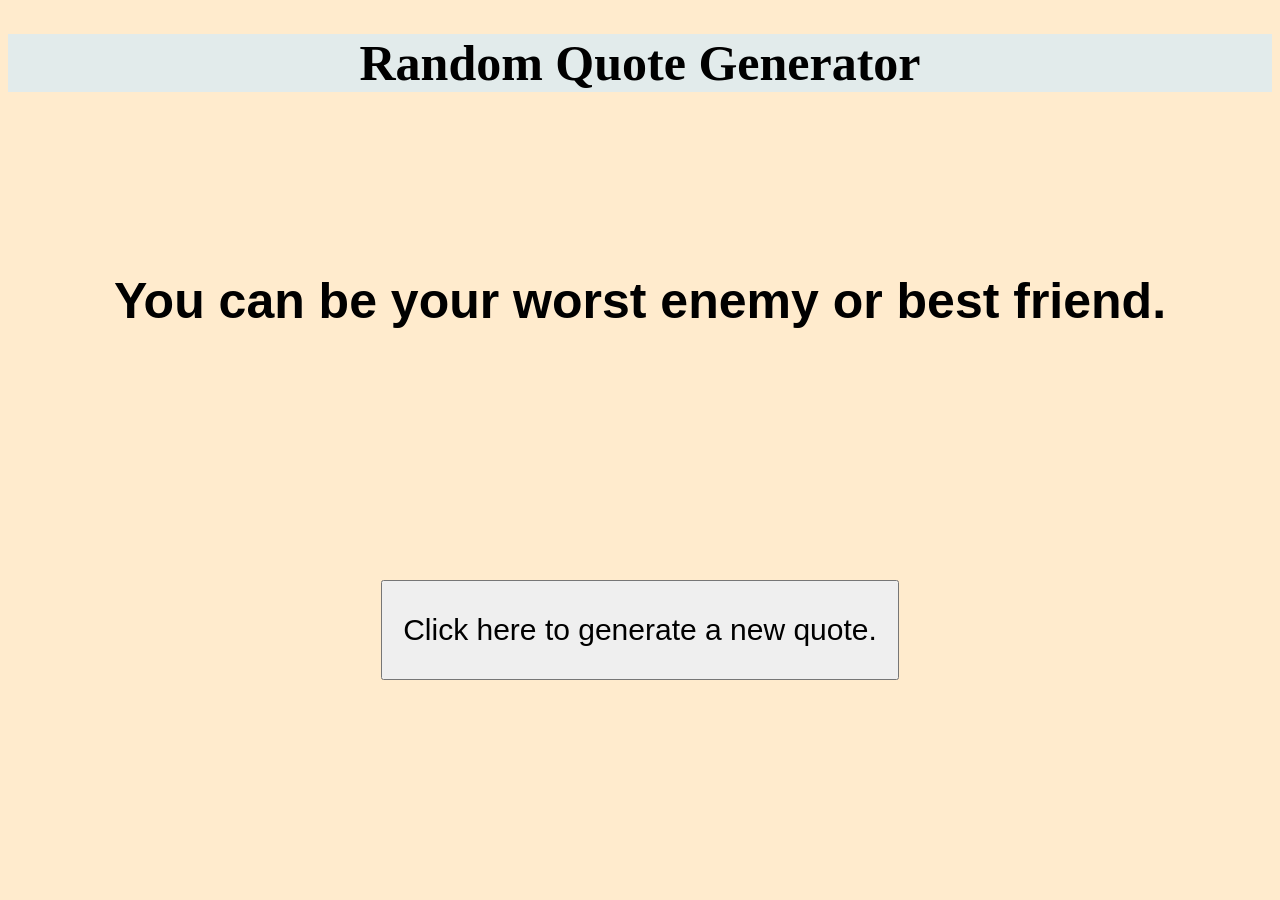
<file: project_1/index.html>
<!DOCTYPE html>
<html lang="en">
<head>
    <meta charset="UTF-8">
    <meta name="viewport" content="width=device-width, initial-scale=1.0">
    <link rel="preconnect" href="https://fonts.googleapis.com">
    <link rel="preconnect" href="https://fonts.gstatic.com" crossorigin>
    <link href="https://fonts.googleapis.com/css2?family=Playwrite+DK+Uloopet+Guides&family=Yuyu&display=swap" rel="stylesheet">
    <title>Quote Generator</title>
</head>
<body style="background-color: blanchedalmond; color:black">
    <div style="text-align: center;">
        <h1 style="background-color: rgb(226, 235, 235); font-size: 50px;">Random Quote Generator</h1>
        <p id="quote" style="font-family: Yuyu,sans-serif; font-weight: 550 ;margin-top: 180px; font-size: 50px;">You can be your worst enemy or best friend.</p>
        <button id="generate" style="height: 100px; padding: 20px; font-size: 30px; margin: 200px;">Click here to generate a new quote.</button>
    </div>
    <script src="./project_1.js"></script>
</body>
</html>
</file>
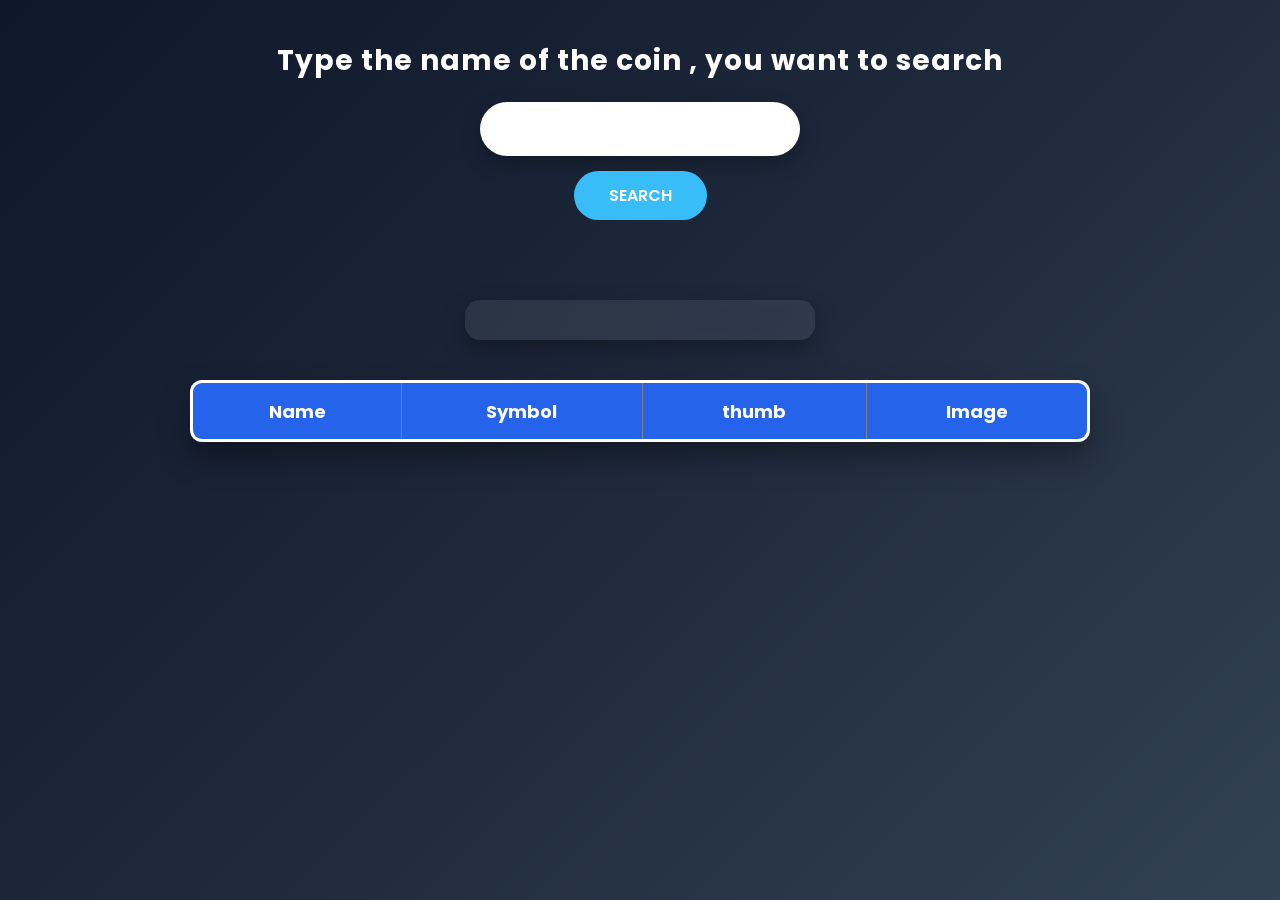
<file: project_10/index.html>
<!DOCTYPE html>
<html lang="en">
<head>
    <meta charset="UTF-8">
    <meta name="viewport" content="width=device-width, initial-scale=1.0">
    <title>CRYPTO  MARKET INFO</title>
    <link rel="stylesheet" href="style.css">
</head>
<body>
    <h3>Type the name of the coin , you want to search</h3>
    <input type="text" id="searchbox" name="searchbox" >
    <button id="search">SEARCH</button><br><br>
    <ol id="orderLst">

    </ol>
    <script src="./script.js">

    </script>
</body>
</html>
</file>
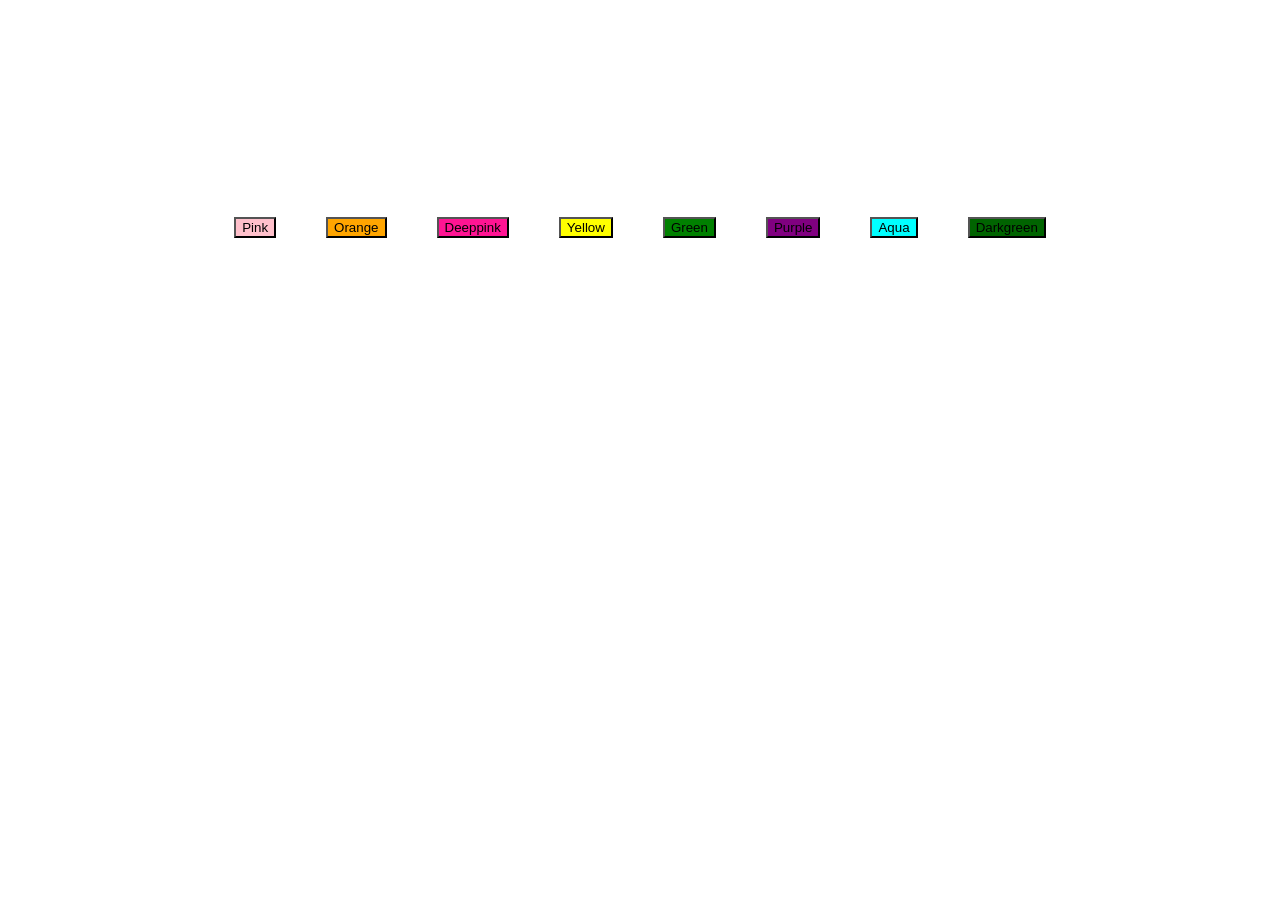
<file: project_2/index.html>
<!DOCTYPE html>
<html lang="en">
<head>
    <meta charset="UTF-8">
    <meta name="viewport" content="width=device-width, initial-scale=1.0">
    <title>Change bacckgroundColor</title>
</head>
<body id="main">
    <div id="root" style="text-align: center; margin: 50px; font-size: 200px;" >
        <button id="pink" style="background-color: pink;">Pink</button>
        <button id="orange" style="background-color: orange;">Orange</button>
        <button id="deeppink" style="background-color:deeppink;">Deeppink</button>
        <button id="yellow" style="background-color: yellow;">Yellow</button>
        <button id="green" style="background-color: green;">Green</button>
        <button id="purple" style="background-color: purple;">Purple</button>
        <button id="aqua" style="background-color: aqua;">Aqua</button>
        <button id="darkgreen" style="background-color:darkgreen;">Darkgreen</button>
        
    </div>
    <script src="./project_2.js"></script>
</body>
</html>
</file>
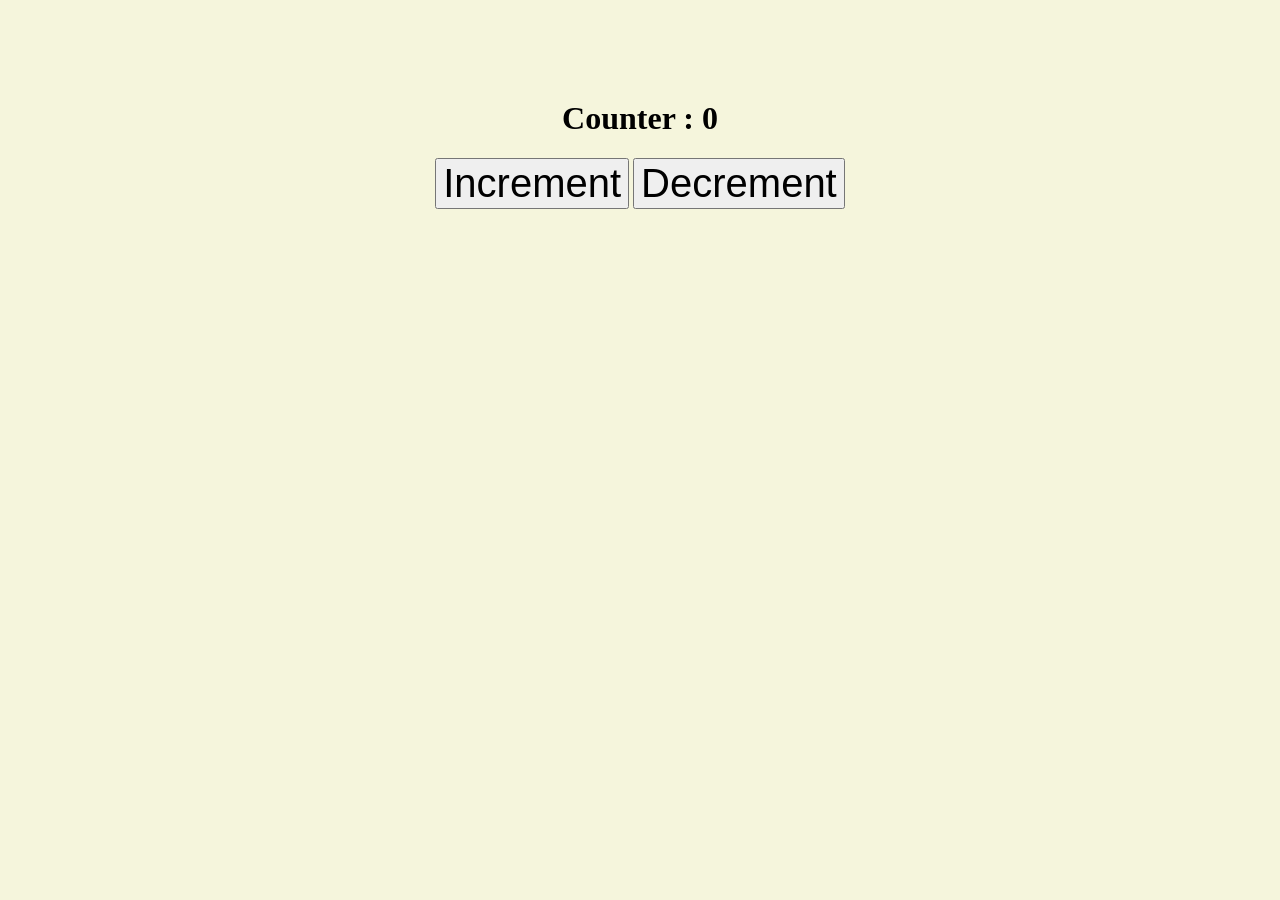
<file: project_3/index.html>
<!DOCTYPE html>
<html lang="en">
<head>
    <meta charset="UTF-8">
    <meta name="viewport" content="width=device-width, initial-scale=1.0">
    <title>Counter</title>
</head>
<body style="background-color: beige; text-align: center; margin: 100px">
    <h1 id="elem1">Counter :  0</h1>
    <button id="bt1" style="font-size: 40px;">Increment</button>
    <button id="bt2" style="font-size: 40px;">Decrement</button>

    <script src="./project_3.js"></script>
</body>
</html>
</file>
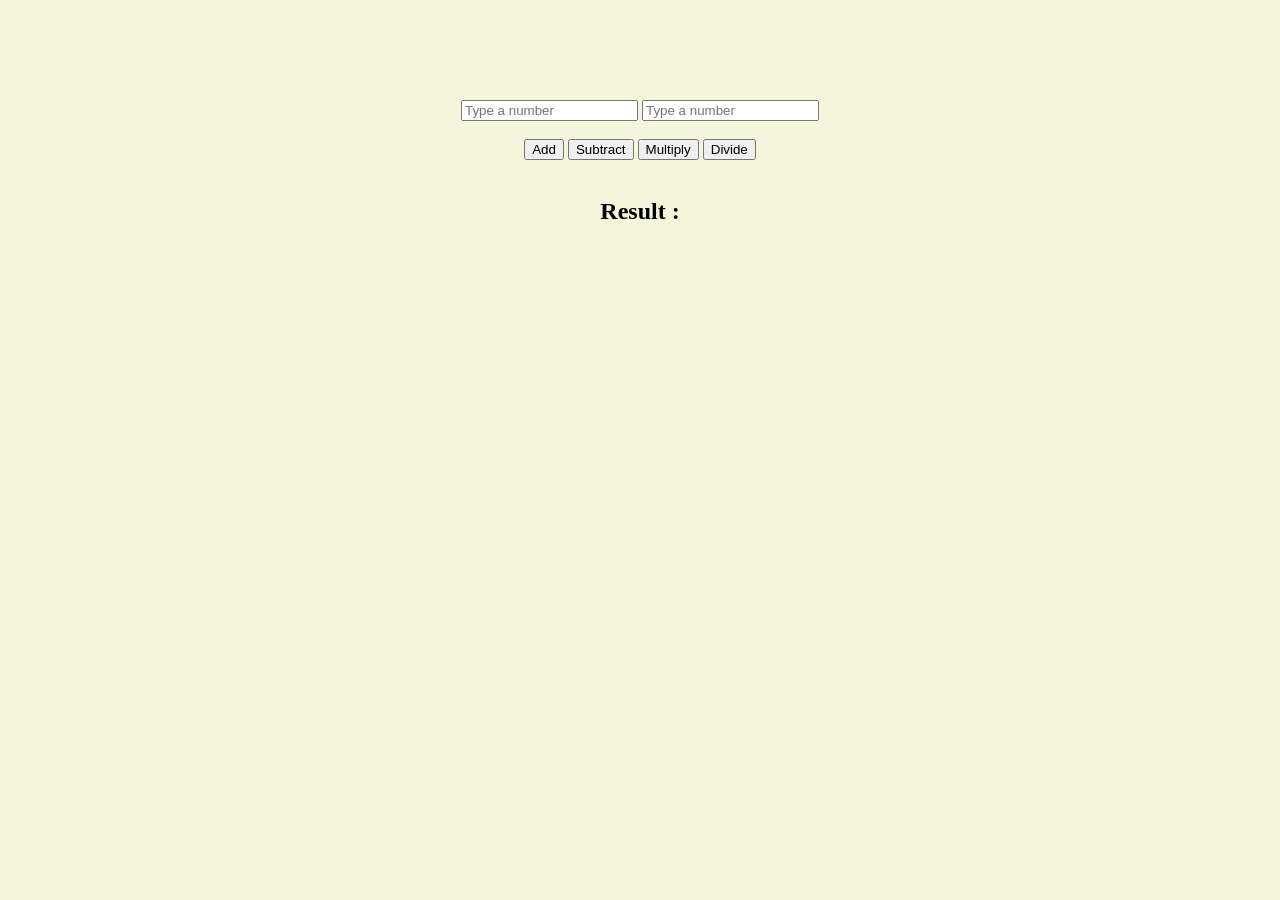
<file: project_4/index.html>
<!DOCTYPE html>
<html lang="en">
<head>
    <meta charset="UTF-8">
    <meta name="viewport" content="width=device-width, initial-scale=1.0">
    <title>Calculator</title>
</head>
<body style="background-color: beige; text-align: center; margin: 100px">
    <form id="form">
        <input id="one" type="number" placeholder="Type a number" required>
        <input id="two" type="number" placeholder="Type a number" required><br><br>
        <button id="add" type="submit">Add</button>
        <button id="sub" type="submit">Subtract</button>
        <button id="mul" type="submit">Multiply</button>
        <button id="div" type="submit">Divide</button><br><br>
        <h2 id="ans">Result : </h2>
    </form>
    <script src="./project_4.js"></script>
</body>
</html>
</file>
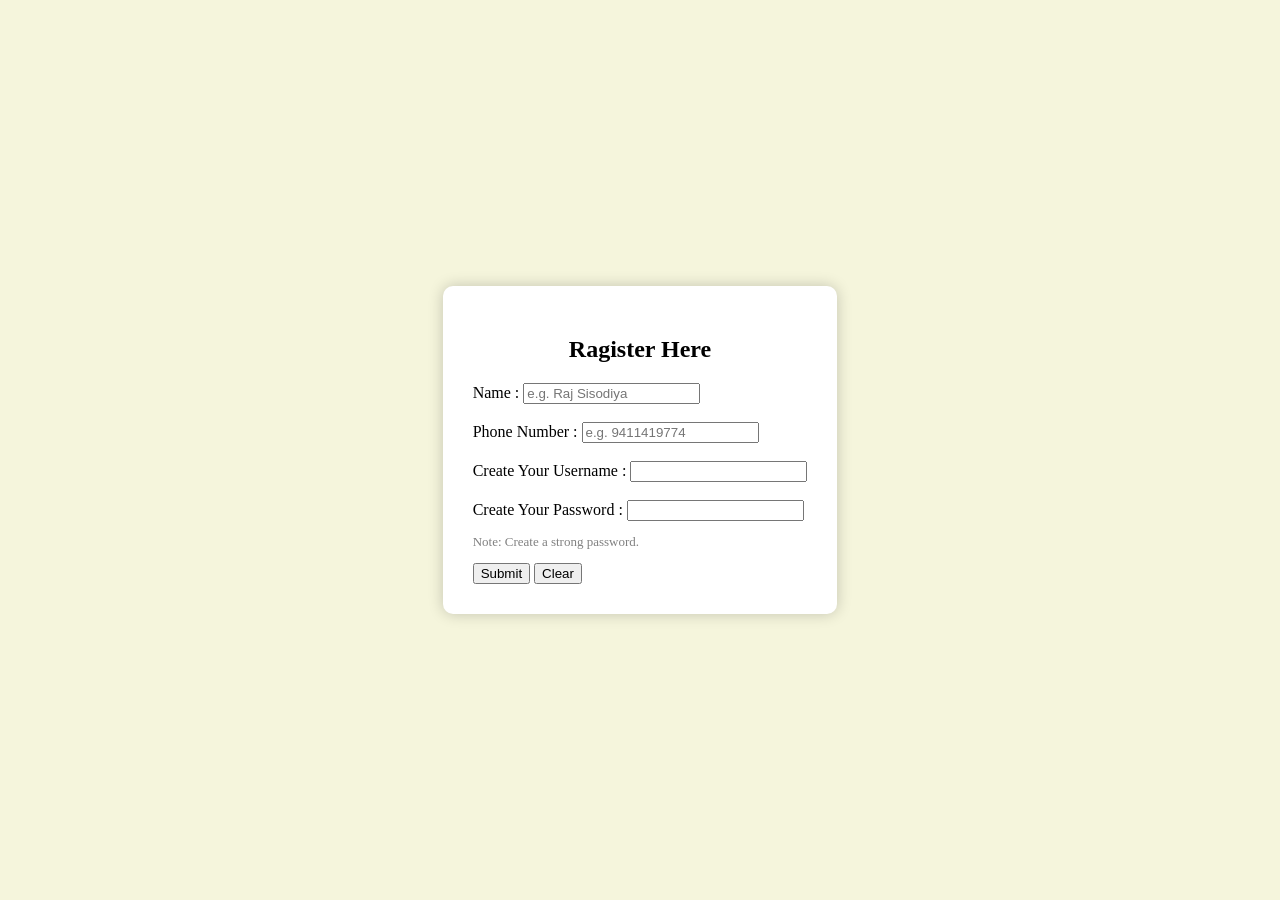
<file: project_5/index.html>
<!DOCTYPE html>
<html lang="en">
<head>
    <meta charset="UTF-8">
    <meta name="viewport" content="width=device-width, initial-scale=1.0">
    <title>Password strength checker</title>
</head>
<body style="margin: 0;height: 100vh;display: flex;justify-content: center;align-items: center;background-color: beige;">
        <form id="form" style="background: white;padding: 30px;border-radius: 10px;box-shadow: 0 0 15px rgba(0,0,0,0.2);text-align:left;">
            <h2 style="text-align: center;">Ragister Here</h2>
            <label for="name">Name :  </label>
            <input type="text" id="name" name="name" placeholder="e.g. Raj Sisodiya">
            <br><br>
            <label for="phone">Phone Number :</label>
            <input type="tel" id="phone" name="phone" placeholder="e.g. 9411419774"><br><br>
            <label for="usrname">Create Your Username :</label>
            <input type="text" id="usrname" name="usrname" ><br><br>
            <label for="password">Create Your Password :</label>
            <input type="password" id="password" name="password">
            <p id="note" style="font-weight: 10; color:gray ; font-size:small;">Note: Create a strong password.</p>
            <button id="submit" type="submit">Submit</button>
            <button type="reset">Clear</button>
            
        </form>
        <script src="./project_5.js"></script>
</body>
</html>
</file>
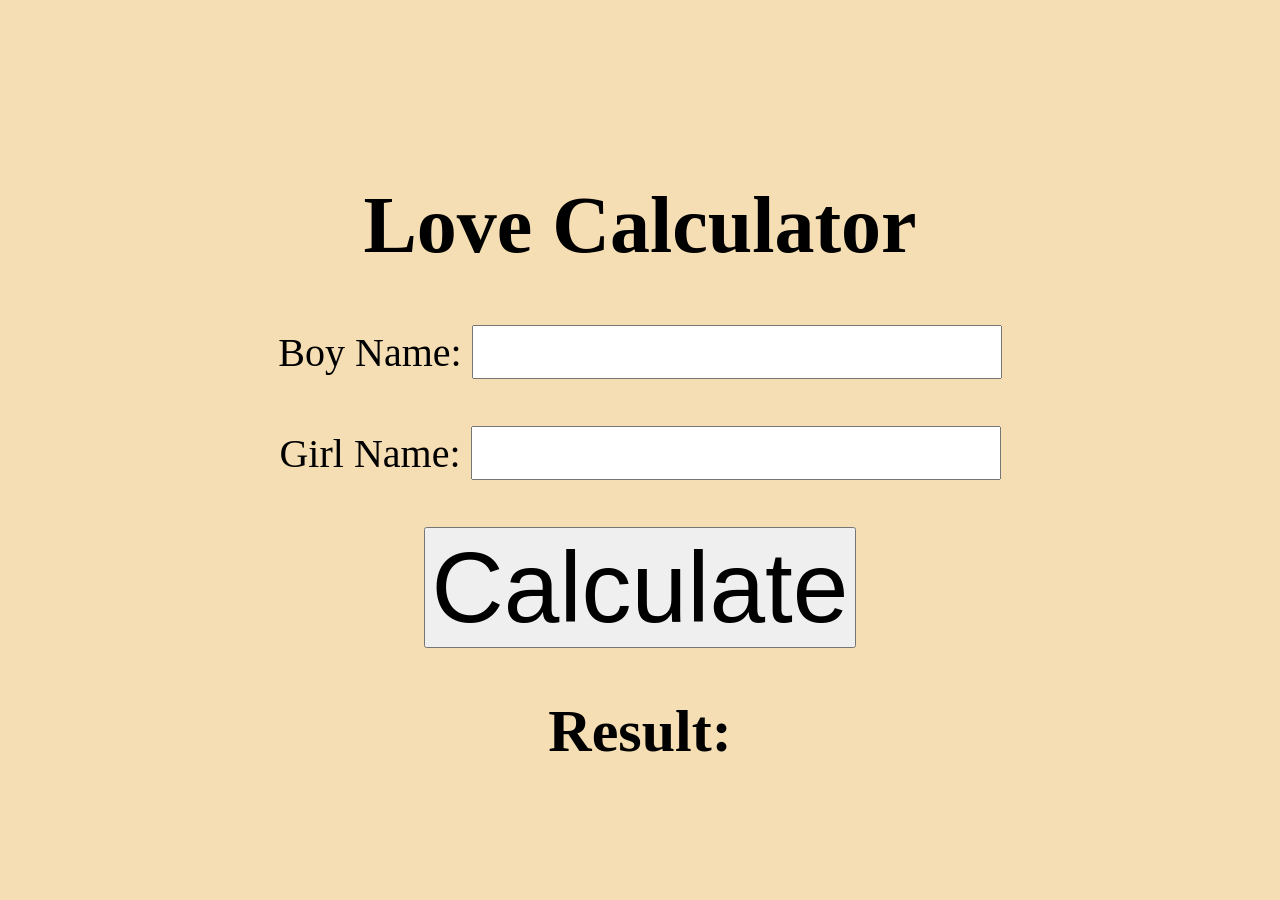
<file: project_6/index.html>
<!DOCTYPE html>
<html lang="en">
<head>
    <meta charset="UTF-8">
    <meta name="viewport" content="width=device-width, initial-scale=1.0">
    <title>Love Calculator</title>
</head>
<body style="background-color: wheat;">
    <div style="text-align: center; margin-top: 20vh; font-size: 40px;">
        <h1> Love Calculator</h1>
        <label for="boy">Boy Name: </label>
        <input id="boy" type="text" name="boy" style="height: 30px; padding: 10px; font-size: 40px;">
        <br><br>
        <label for="girl">Girl Name: </label>
        <input id="girl" type="text" name="girl" style="height: 30px; padding: 10px; font-size: 40px;">
        <br><br>
        <div >
             <button id="calc" style="font-size: 100px;">Calculate</button>
        </div>
        <h2 id="h2">Result: </h2>
    </div>
    <script>
        const button= document.getElementById('calc');
        const boy= document.getElementById('boy');
        const girl= document.getElementById('girl');
        const r= document.getElementById('h2')
        button.addEventListener('click',()=>{
            let v1= boy.value.length;
            let v2= girl.value.length;
            let result= (v1/v2)*100;
            r.textContent= `Result: ${result}%`;
        })

    </script>
</body>
</html>
</file>
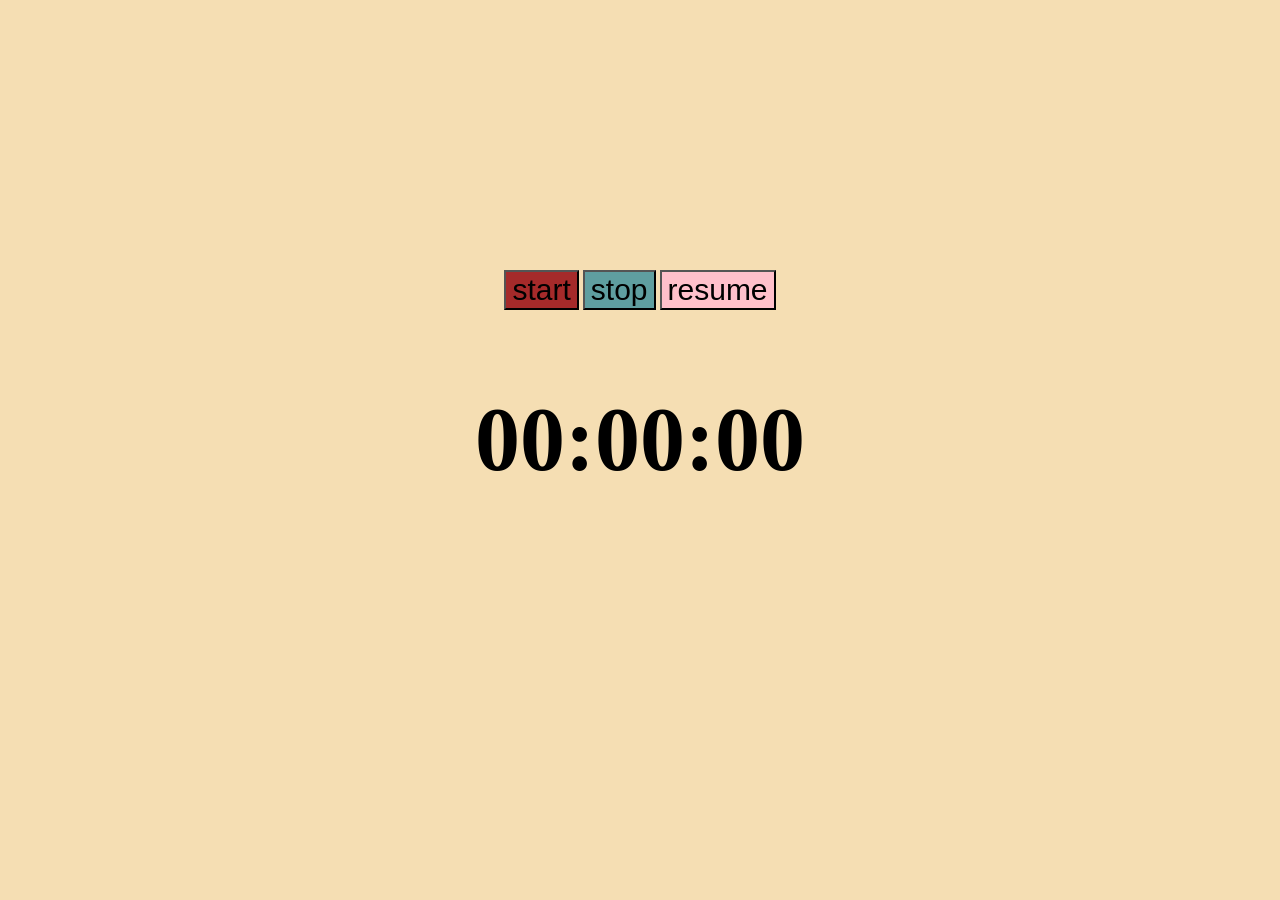
<file: project_7/index.html>
<!DOCTYPE html>
<html lang="en">
<head>
    <meta charset="UTF-8">
    <meta name="viewport" content="width=device-width, initial-scale=1.0">
    <title>stop watch</title>
</head>
<body style="background-color: wheat; text-align: center; margin: 30vh;">
    <button id="start" style="font-size: 30px; background-color: brown;">start</button>
    <button id="stop"  style="font-size: 30px; background-color: cadetblue;">stop</button>
    <button id="resume"  style="font-size: 30px; background-color: pink;">resume</button>
    <br>
    <br>
    <h1 id="time" style="font-size: 90px;">00:00:00</h1>
    <script>
        const start= document.getElementById('start');
        const stop= document.getElementById('stop');
        const resume= document.getElementById('resume');
        const time= document.getElementById('time');

        function calc(clicktime){
            let currenttime= Date.now();
            let t= (currenttime-clicktime)
            let hr= Math.floor((t)/(60*60*1000));
            let rt= t%(60*60*1000)
            let min= Math.floor(rt/(60*1000));
            rt%=(60*1000)
            let sec= Math.floor(rt/(1000));
            rt%=(1000)
            return [hr,min,sec];
        }

        let interval;
        let elapsedtime;
        let startclicktime

        //adding eventListener to start,stop,resume

        start.addEventListener('click',()=>{
            startclicktime=Date.now();
            interval= setInterval(()=>{
                const [hr,min,sec]=calc(startclicktime);
                time.textContent=`${hr}:${min}:${sec}`
                return time.textContent
            },1000)
        })  

        stop.addEventListener('click',()=>{
            elapsedtime= Date.now()-startclicktime;
            clearInterval(interval);
        })

        resume.addEventListener('click',()=>{
            let resumeclicktime= Date.now()
            startclicktime=resumeclicktime - elapsedtime
            interval= setInterval(()=>{
                const [hr,min,sec]=calc(startclicktime);
                time.textContent=`${hr}:${min}:${sec}`
                return time.textContent
            },1000)
            
        })
    </script>
</body>
</html>
</file>
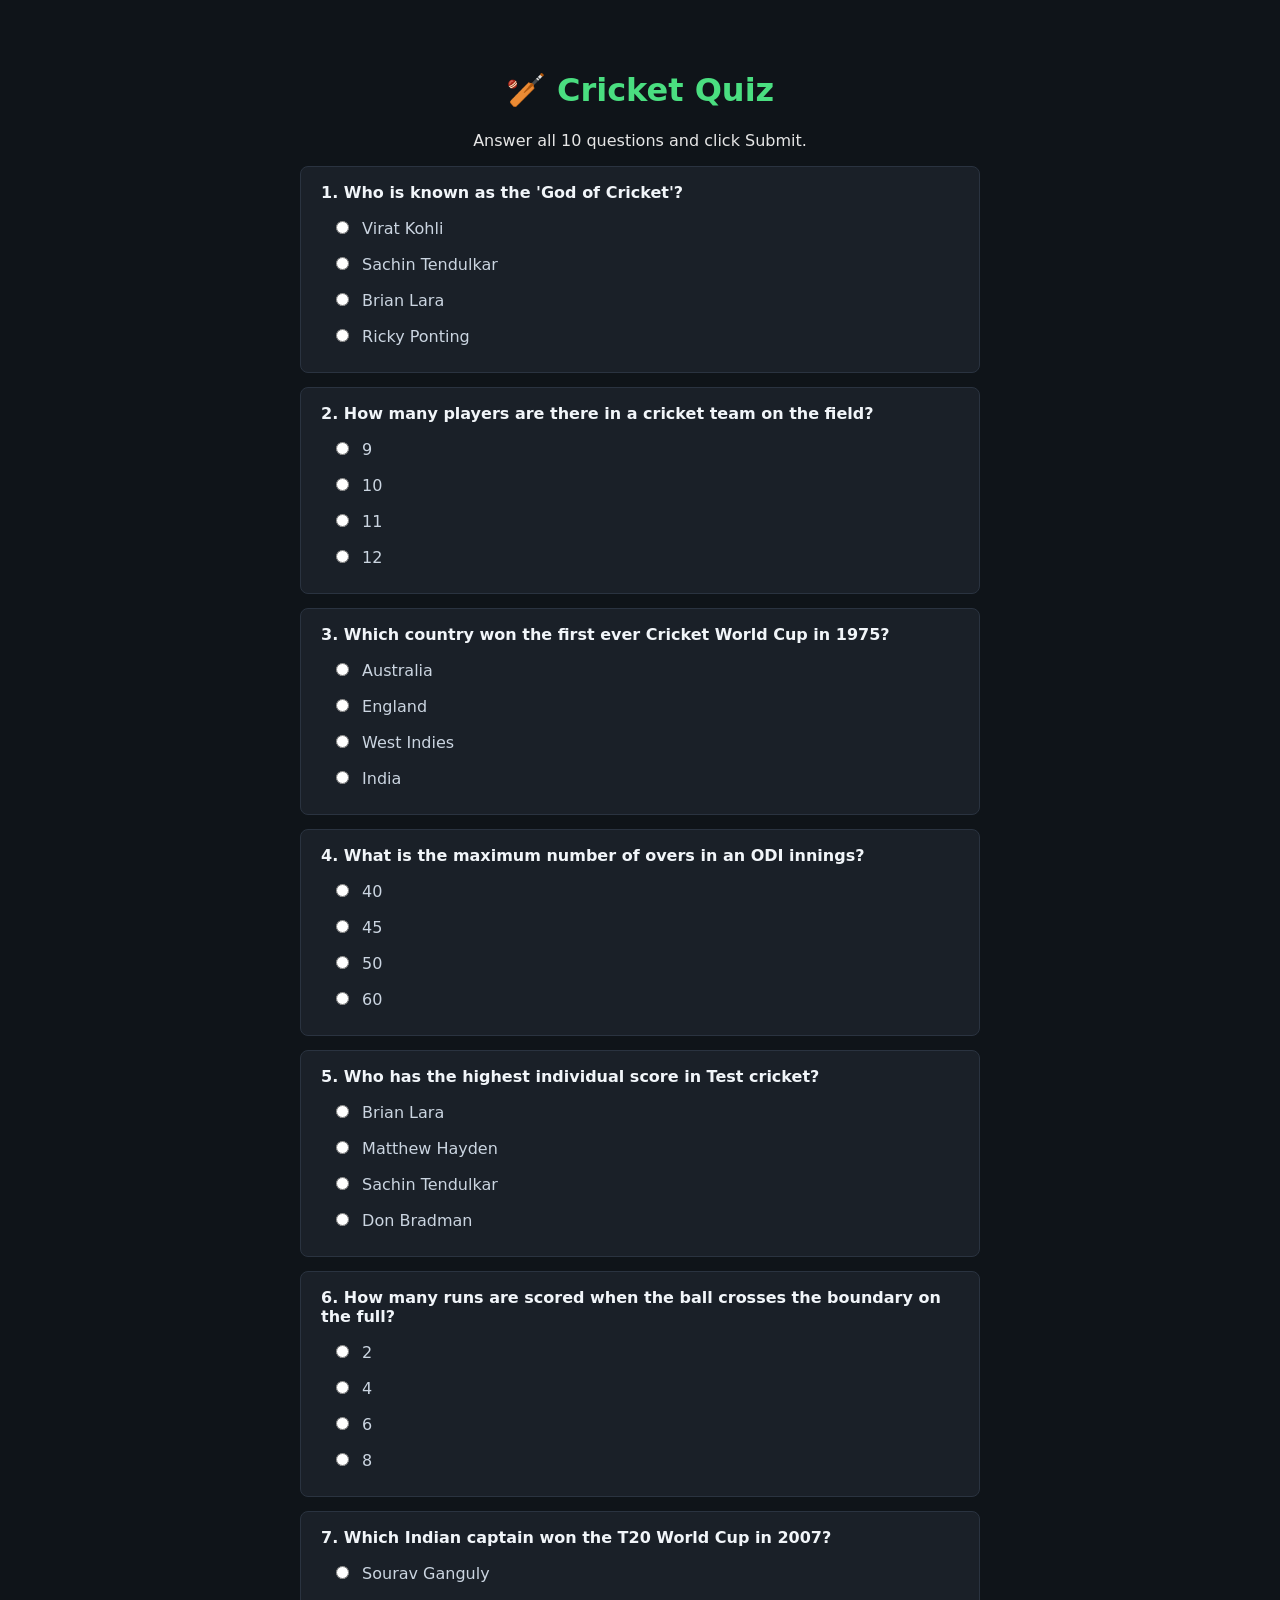
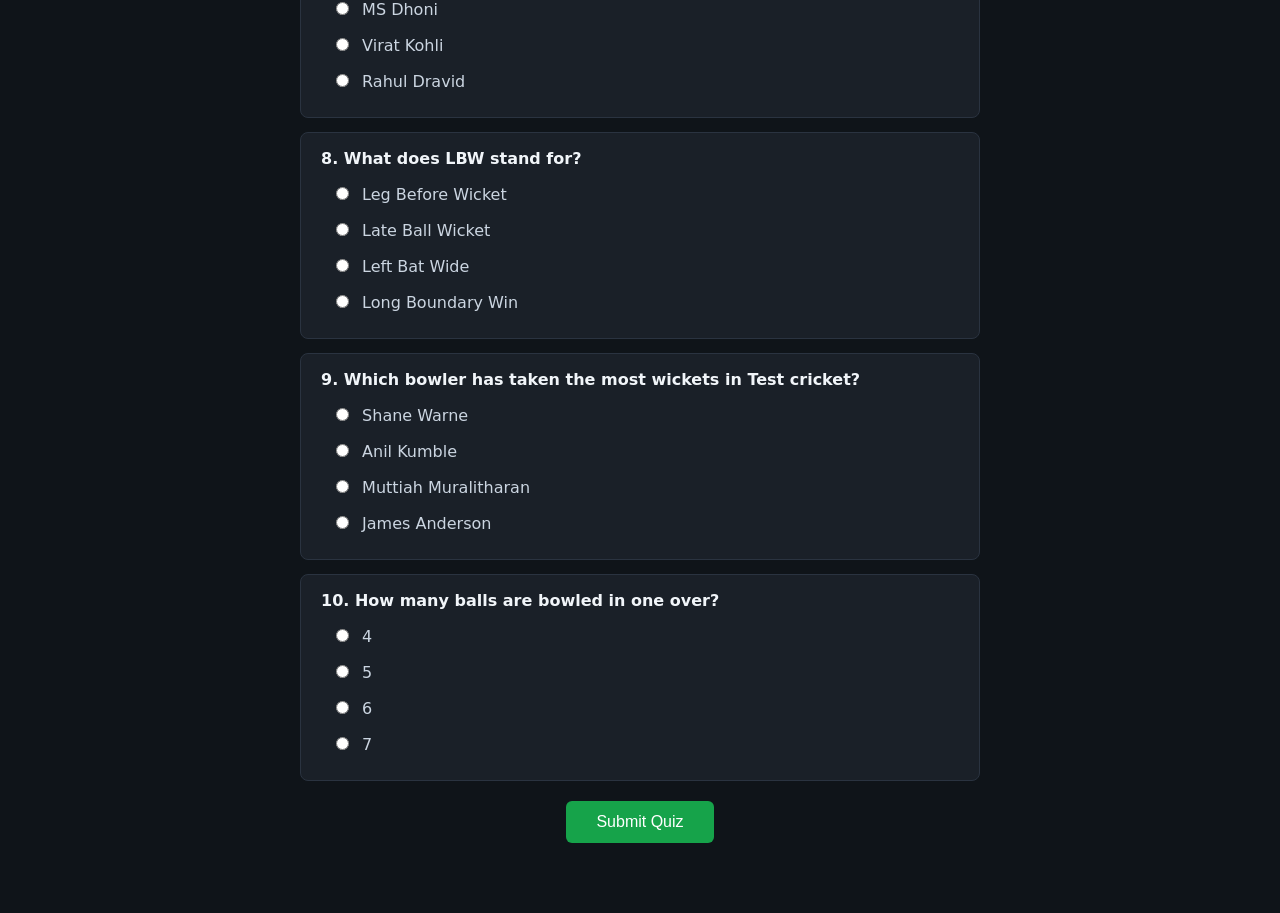
<file: project_8/index.html>
<!DOCTYPE html>
<html lang="en">
<head>
  <meta charset="UTF-8" />
  <title>Cricket Quiz</title>
  <style>
    * { box-sizing: border-box; }
    body {
      font-family: system-ui, sans-serif;
      max-width: 720px;
      margin: 30px auto;
      padding: 20px;
      background: #0f1419;
      color: #e6e6e6;
    }
    h1 { text-align: center; color: #4ade80; }
    .question {
      background: #1a2028;
      border: 1px solid #2a3340;
      border-radius: 8px;
      padding: 16px 20px;
      margin-bottom: 14px;
    }
    .question p { font-weight: 600; margin: 0 0 10px; color: #f1f5f9; }
    .options label {
      display: block;
      padding: 6px 10px;
      margin: 4px 0;
      border-radius: 6px;
      cursor: pointer;
      color: #cbd5e1;
    }
    .options label:hover { background: #243042; }
    .options input { margin-right: 8px; }

    button {
      display: block;
      margin: 20px auto;
      padding: 12px 30px;
      font-size: 16px;
      background: #16a34a;
      color: #fff;
      border: none;
      border-radius: 6px;
      cursor: pointer;
    }
    button:hover { background: #15803d; }

    .correct { background: #14532d !important; color: #d4f5dd !important; }
    .wrong   { background: #7f1d1d !important; color: #fbd6d6 !important; }
    .missed  { background: #713f12 !important; color: #fde68a !important; }

    #result {
      text-align: center;
      font-size: 20px;
      font-weight: 700;
      margin-top: 20px;
      padding: 15px;
      border-radius: 8px;
      display: none;
      color: #f1f5f9;
    }
  </style>
</head>
<body>

  <h1>🏏 Cricket Quiz</h1>
  <p style="text-align:center;">Answer all 10 questions and click Submit.</p>

  <form id="quizForm">

    <div class="question">
      <p>1. Who is known as the 'God of Cricket'?</p>
      <div class="options">
        <label><input type="radio" name="q1" value="Virat Kohli"> Virat Kohli</label>
        <label><input type="radio" name="q1" value="Sachin Tendulkar"> Sachin Tendulkar</label>
        <label><input type="radio" name="q1" value="Brian Lara"> Brian Lara</label>
        <label><input type="radio" name="q1" value="Ricky Ponting"> Ricky Ponting</label>
      </div>
    </div>

    <div class="question">
      <p>2. How many players are there in a cricket team on the field?</p>
      <div class="options">
        <label><input type="radio" name="q2" value="9"> 9</label>
        <label><input type="radio" name="q2" value="10"> 10</label>
        <label><input type="radio" name="q2" value="11"> 11</label>
        <label><input type="radio" name="q2" value="12"> 12</label>
      </div>
    </div>

    <div class="question">
      <p>3. Which country won the first ever Cricket World Cup in 1975?</p>
      <div class="options">
        <label><input type="radio" name="q3" value="Australia"> Australia</label>
        <label><input type="radio" name="q3" value="England"> England</label>
        <label><input type="radio" name="q3" value="West Indies"> West Indies</label>
        <label><input type="radio" name="q3" value="India"> India</label>
      </div>
    </div>

    <div class="question">
      <p>4. What is the maximum number of overs in an ODI innings?</p>
      <div class="options">
        <label><input type="radio" name="q4" value="40"> 40</label>
        <label><input type="radio" name="q4" value="45"> 45</label>
        <label><input type="radio" name="q4" value="50"> 50</label>
        <label><input type="radio" name="q4" value="60"> 60</label>
      </div>
    </div>

    <div class="question">
      <p>5. Who has the highest individual score in Test cricket?</p>
      <div class="options">
        <label><input type="radio" name="q5" value="Brian Lara"> Brian Lara</label>
        <label><input type="radio" name="q5" value="Matthew Hayden"> Matthew Hayden</label>
        <label><input type="radio" name="q5" value="Sachin Tendulkar"> Sachin Tendulkar</label>
        <label><input type="radio" name="q5" value="Don Bradman"> Don Bradman</label>
      </div>
    </div>

    <div class="question">
      <p>6. How many runs are scored when the ball crosses the boundary on the full?</p>
      <div class="options">
        <label><input type="radio" name="q6" value="2"> 2</label>
        <label><input type="radio" name="q6" value="4"> 4</label>
        <label><input type="radio" name="q6" value="6"> 6</label>
        <label><input type="radio" name="q6" value="8"> 8</label>
      </div>
    </div>

    <div class="question">
      <p>7. Which Indian captain won the T20 World Cup in 2007?</p>
      <div class="options">
        <label><input type="radio" name="q7" value="Sourav Ganguly"> Sourav Ganguly</label>
        <label><input type="radio" name="q7" value="MS Dhoni"> MS Dhoni</label>
        <label><input type="radio" name="q7" value="Virat Kohli"> Virat Kohli</label>
        <label><input type="radio" name="q7" value="Rahul Dravid"> Rahul Dravid</label>
      </div>
    </div>

    <div class="question">
      <p>8. What does LBW stand for?</p>
      <div class="options">
        <label><input type="radio" name="q8" value="Leg Before Wicket"> Leg Before Wicket</label>
        <label><input type="radio" name="q8" value="Late Ball Wicket"> Late Ball Wicket</label>
        <label><input type="radio" name="q8" value="Left Bat Wide"> Left Bat Wide</label>
        <label><input type="radio" name="q8" value="Long Boundary Win"> Long Boundary Win</label>
      </div>
    </div>

    <div class="question">
      <p>9. Which bowler has taken the most wickets in Test cricket?</p>
      <div class="options">
        <label><input type="radio" name="q9" value="Shane Warne"> Shane Warne</label>
        <label><input type="radio" name="q9" value="Anil Kumble"> Anil Kumble</label>
        <label><input type="radio" name="q9" value="Muttiah Muralitharan"> Muttiah Muralitharan</label>
        <label><input type="radio" name="q9" value="James Anderson"> James Anderson</label>
      </div>
    </div>

    <div class="question">
      <p>10. How many balls are bowled in one over?</p>
      <div class="options">
        <label><input type="radio" name="q10" value="4"> 4</label>
        <label><input type="radio" name="q10" value="5"> 5</label>
        <label><input type="radio" name="q10" value="6"> 6</label>
        <label><input type="radio" name="q10" value="7"> 7</label>
      </div>
    </div>

    <button type="submit">Submit Quiz</button>
  </form>

  <div id="result">
    
  </div>

  <script src="./script.js">
  </script>
</body>
</html>
</file>
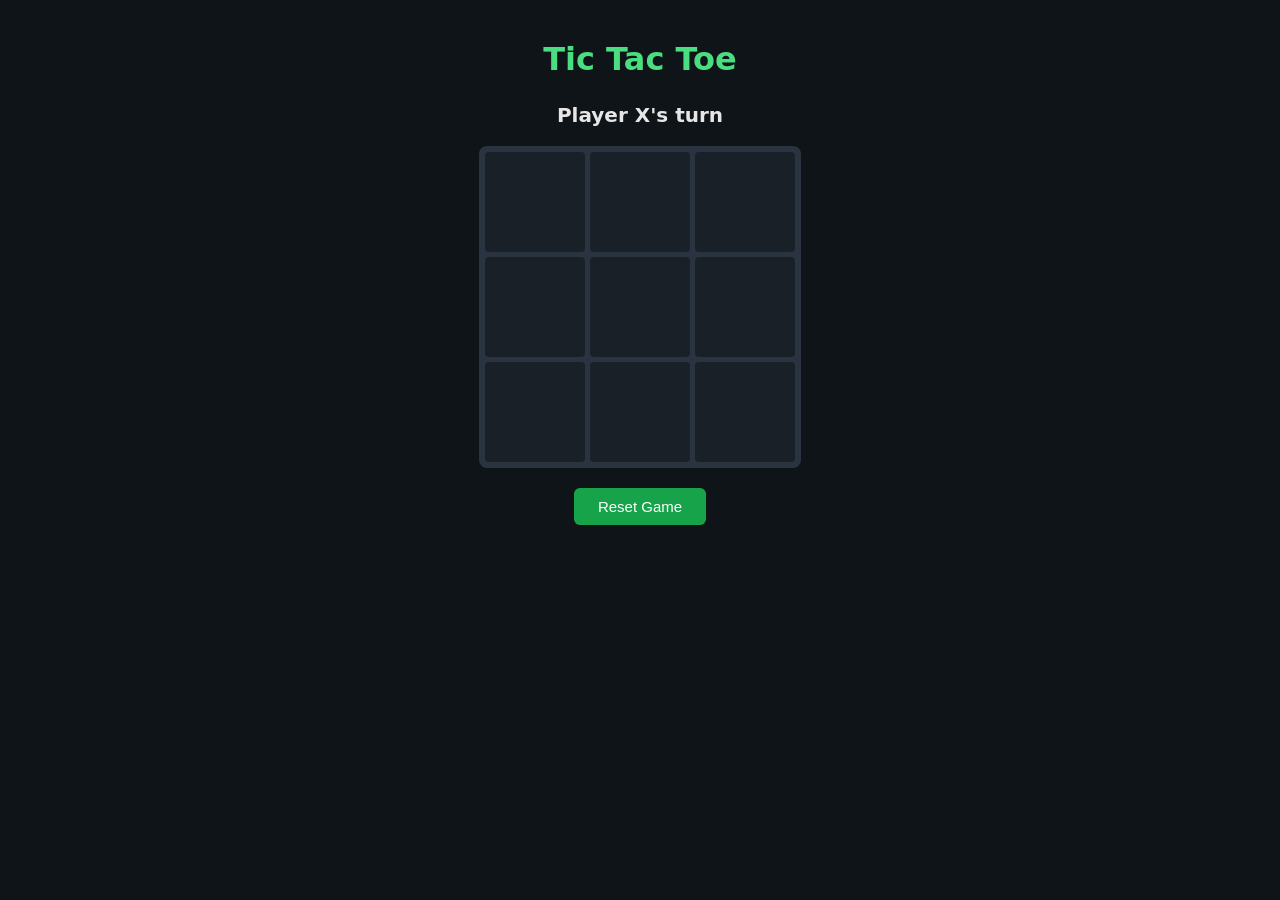
<file: project_9/index.html>
<!DOCTYPE html>
<html lang="en">
<head>
  <meta charset="UTF-8" />
  <title>Tic Tac Toe</title>
  <style>
    * { box-sizing: border-box; }
    body {
      font-family: system-ui, sans-serif;
      background: #0f1419;
      color: #e6e6e6;
      min-height: 100vh;
      margin: 0;
      display: flex;
      flex-direction: column;
      align-items: center;
      padding: 40px 20px;
    }
    h1 { color: #4ade80; margin: 0 0 10px; }

    #status {
      font-size: 20px;
      font-weight: 600;
      margin: 15px 0;
      min-height: 28px;
    }

    /* The board is just a 3x3 CSS grid — no positioning math needed.
       The browser handles laying out the 9 cells for us. */
    #board {
      display: grid;
      grid-template-columns: repeat(3, 100px);
      grid-template-rows: repeat(3, 100px);
      gap: 5px;
      background: #2a3340;
      padding: 6px;
      border-radius: 8px;
    }

    .cell {
      background: #1a2028;
      border: none;
      font-size: 48px;
      font-weight: 700;
      color: #f1f5f9;
      cursor: pointer;
      border-radius: 4px;
    }
    .cell:hover:not(:disabled) { background: #243042; }
    .cell:disabled { cursor: not-allowed; }

    .x { color: #60a5fa; }
    .o { color: #f87171; }

    button.reset {
      margin-top: 20px;
      padding: 10px 24px;
      font-size: 15px;
      background: #16a34a;
      color: #fff;
      border: none;
      border-radius: 6px;
      cursor: pointer;
    }
    button.reset:hover { background: #15803d; }
  </style>
</head>
<body>

  <h1>Tic Tac Toe</h1>
  <div id="status">Player X's turn</div>

  <div id="board">
    <button class="cell" id="0"></button>
    <button class="cell" id="1"></button>
    <button class="cell" id="2"></button>
    <button class="cell" id="3"></button>
    <button class="cell" id="4"></button>
    <button class="cell" id="5"></button>
    <button class="cell" id="6"></button>
    <button class="cell" id="7"></button>
    <button class="cell" id="8"></button>
  </div>

  <button class="reset" id="resetBtn">Reset Game</button>

  <script src="./script.js">
   
  </script>
</body>
</html>
</file>
<file: project_10/style.css>
/* Google Font */
@import url('https://fonts.googleapis.com/css2?family=Poppins:wght@300;400;500;600&display=swap');

*{
    margin:0;
    padding:0;
    box-sizing:border-box;
    font-family:'Poppins',sans-serif;
}

body{
    background:linear-gradient(135deg,#0f172a,#1e293b,#334155);
    min-height:100vh;
    display:flex;
    flex-direction:column;
    align-items:center;
    padding:40px 20px;
    color:white;
}

h3{
    margin-bottom:20px;
    font-size:28px;
    text-align:center;
    letter-spacing:1px;
}

#searchbox{
    width:320px;
    padding:14px 18px;
    border:none;
    border-radius:30px;
    outline:none;
    font-size:17px;
    box-shadow:0 8px 20px rgba(0,0,0,.25);
    transition:.3s;
}

#searchbox:focus{
    transform:scale(1.03);
    box-shadow:0 0 15px #38bdf8;
}

#search{
    margin-top:15px;
    padding:12px 35px;
    border:none;
    border-radius:30px;
    cursor:pointer;
    background:#38bdf8;
    color:white;
    font-size:16px;
    font-weight:600;
    transition:.3s;
}

#search:hover{
    background:#0ea5e9;
    transform:translateY(-3px);
    box-shadow:0 10px 20px rgba(0,0,0,.35);
}

#orderLst{
    width:350px;
    max-height:220px;
    overflow-y:auto;
    margin-top:30px;
    padding:20px;
    background:rgba(255,255,255,.08);
    border-radius:15px;
    backdrop-filter:blur(10px);
    box-shadow:0 10px 25px rgba(0,0,0,.3);
}

#orderLst li{
    padding:8px;
    margin:6px 0;
    list-style-position:inside;
    border-bottom:1px solid rgba(255,255,255,.15);
    transition:.3s;
}

#orderLst li:hover{
    background:rgba(255,255,255,.1);
    border-radius:8px;
    cursor:pointer;
}

table{
    margin-top:40px;
    border-collapse:collapse;
    width:90% !important;
    max-width:900px;
    background:white;
    color:#222;
    border-radius:12px;
    overflow:hidden;
    box-shadow:0 15px 30px rgba(0,0,0,.35);
}

th{
    background:#2563eb;
    color:white;
    padding:15px;
    font-size:18px;
}

td{
    padding:18px;
    text-align:center;
    font-size:16px;
}

tr:nth-child(even){
    background:#f3f4f6;
}

img{
    width:60px;
    height:60px;
    object-fit:contain;
    transition:.3s;
}

img:hover{
    transform:scale(1.15);
}

h2{
    margin-top:25px;
    color:#ff6b6b;
    background:white;
    padding:12px 25px;
    border-radius:10px;
    box-shadow:0 8px 20px rgba(0,0,0,.3);
}

::-webkit-scrollbar{
    width:8px;
}

::-webkit-scrollbar-thumb{
    background:#38bdf8;
    border-radius:10px;
}

::-webkit-scrollbar-track{
    background:transparent;
}

@media(max-width:700px){

    #searchbox{
        width:90%;
    }

    table{
        width:100% !important;
        font-size:14px;
    }

    img{
        width:45px;
        height:45px;
    }

    h3{
        font-size:22px;
    }
}
</file>
